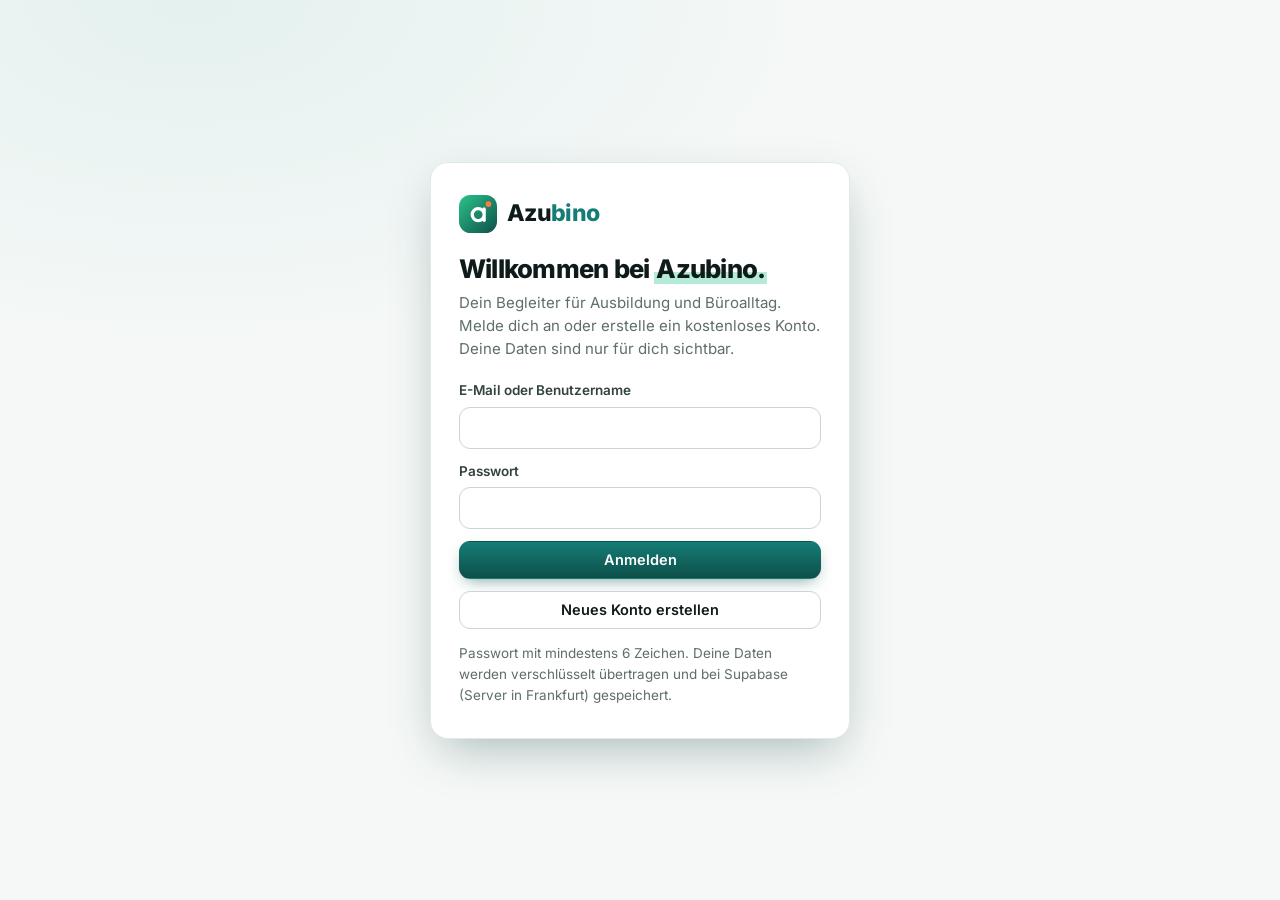
<file: index.html>
<!DOCTYPE html>
<html lang="de">
<head>
<meta charset="UTF-8">
<meta name="viewport" content="width=device-width, initial-scale=1">
<title>Azubino</title>
<meta http-equiv="refresh" content="0; url=arbeitsbuddy.html">
<script>location.replace("arbeitsbuddy.html" + location.hash);</script>
</head>
<body><p style="font-family:sans-serif;padding:24px"><a href="arbeitsbuddy.html">Azubino öffnen</a></p></body>
</html>
</file>
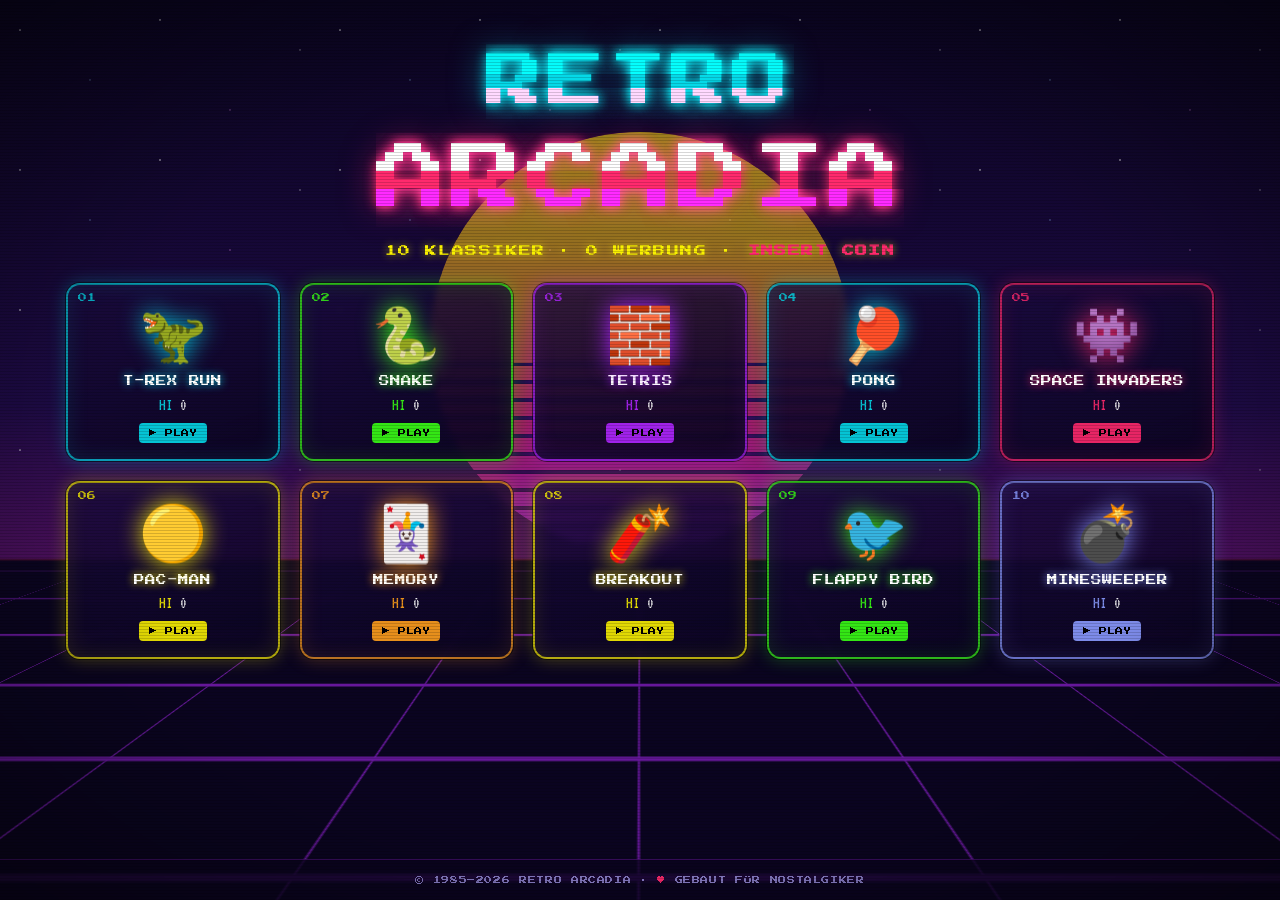
<file: arcade/index.html>
<!doctype html>
<html lang="de">
<head>
<meta charset="utf-8">
<meta name="viewport" content="width=device-width,initial-scale=1,viewport-fit=cover">
<meta name="theme-color" content="#0a0420">
<title>RETRO ARCADIA · 10 Klassiker</title>
<meta name="description" content="10 klassische Arcade-Spiele im Browser: Dino, Snake, Tetris, Pong, Space Invaders, Pac-Man, Memory, Breakout, Flappy und Minesweeper.">
<link rel="icon" href="data:image/svg+xml,<svg xmlns='http://www.w3.org/2000/svg' viewBox='0 0 100 100'><text y='.9em' font-size='90'>👾</text></svg>">
<link rel="preconnect" href="https://fonts.googleapis.com">
<link rel="preconnect" href="https://fonts.gstatic.com" crossorigin>
<link href="https://fonts.googleapis.com/css2?family=Press+Start+2P&family=VT323&display=swap" rel="stylesheet">
<link rel="stylesheet" href="css/style.css">
</head>
<body>
<div class="bg" aria-hidden="true"><div class="stars"></div><div class="sun"></div><div class="floor"></div></div>
<div class="crt" aria-hidden="true"></div>

<header id="top">
  <h1 class="logo" id="logo"><span data-t="RETRO">RETRO</span><span data-t="ARCADIA">ARCADIA</span></h1>
  <p class="tag">10 KLASSIKER &middot; 0 WERBUNG &middot; <b class="blink">INSERT COIN</b></p>
</header>

<main id="menu">
  <div class="cards" id="cards"></div>
</main>

<section id="view" hidden>
  <div class="bar">
    <button id="back" class="btn">◀ MENÜ</button>
    <div class="gtitle" id="gtitle"></div>
    <button id="pause" class="btn sq" title="Pause (P)">❚❚</button>
    <button id="mute" class="btn sq" title="Ton">🔊</button>
  </div>
  <div class="hud">
    <div>SCORE<b id="score">0</b></div>
    <div id="livesBox">LEBEN<b id="lives">-</b></div>
    <div>HIGH<b id="hi">0</b></div>
  </div>
  <div class="cabinet"><div class="screen"><canvas id="cv" width="640" height="480"></canvas></div></div>
  <p class="ctl" id="ctl"></p>
  <div class="touch" id="touch">
    <div class="dpad">
      <button data-k="ArrowUp" class="u">▲</button>
      <button data-k="ArrowLeft" class="l">◀</button>
      <button data-k="ArrowRight" class="r">▶</button>
      <button data-k="ArrowDown" class="d">▼</button>
    </div>
    <button data-k="Space" class="act">A</button>
  </div>
</section>

<aside id="secret" hidden aria-label="Geheimes Menü">
  <div class="s-head"><span>▓▒░ SECRET MENU ░▒▓</span><button id="s-close" class="btn sq">✕</button></div>
  <div id="s-login" class="s-body">
    <p class="s-hint">ZUGANGSCODE EINGEBEN</p>
    <input id="s-pass" type="password" autocomplete="off" spellcheck="false" placeholder="••••••">
    <button id="s-go" class="btn wide">ENTER</button>
    <p class="s-err" id="s-err"></p>
  </div>
  <div id="s-main" class="s-body" hidden>
    <div class="chips" id="s-chips"></div>
    <p class="s-hint" id="s-sub"></p>
    <div class="cheats" id="s-list"></div>
    <div class="s-actions">
      <button id="s-all" class="btn">ALLE AN</button>
      <button id="s-none" class="btn">ALLE AUS</button>
      <button id="s-restart" class="btn">NEUSTART</button>
    </div>
    <p class="s-note">Tasten <kbd>1</kbd>–<kbd>0</kbd> schalten Cheats · <kbd>`</kbd> öffnet/schließt · Mit Cheats wird kein Highscore gespeichert.</p>
  </div>
</aside>

<footer>© 1985–2026 RETRO ARCADIA &middot; <span id="heart">♥</span> GEBAUT FÜR NOSTALGIKER</footer>
<div id="toast" role="status"></div>

<script src="js/engine.js"></script>
<script src="js/dino.js"></script>
<script src="js/snake.js"></script>
<script src="js/tetris.js"></script>
<script src="js/pong.js"></script>
<script src="js/invaders.js"></script>
<script src="js/pacman.js"></script>
<script src="js/memory.js"></script>
<script src="js/breakout.js"></script>
<script src="js/flappy.js"></script>
<script src="js/mines.js"></script>
<script src="js/boot.js"></script>
</body>
</html>
</file>
<file: arcade/css/style.css>
:root{
  --pink:#ff2a6d;--cyan:#05d9e8;--yellow:#f9f002;--purple:#b026ff;--green:#39ff14;
  --bg:#0a0420;--bg2:#160838;--ink:#e8e6ff;
  --px:'Press Start 2P',ui-monospace,monospace;--vt:'VT323',ui-monospace,monospace;
}
*{box-sizing:border-box;-webkit-tap-highlight-color:transparent}
html{background:var(--bg)}
body{margin:0;min-height:100vh;min-height:100dvh;display:flex;flex-direction:column;color:var(--ink);
  font-family:var(--vt);font-size:22px;overflow-x:hidden}
[hidden]{display:none!important}
button{font:inherit;color:inherit;cursor:pointer}

/* ---------- Hintergrund: Synthwave-Sonne + Gitter ---------- */
.bg{position:fixed;inset:0;z-index:-2;overflow:hidden;
  background:linear-gradient(#0a0420 0%,#1d0a45 45%,#4a0f5c 62%,#ff2a6d33 62.2%,#0a0420 62.4%)}
.stars{position:absolute;inset:0 0 40% 0;
  background-image:radial-gradient(1.5px 1.5px at 20px 30px,#fff,transparent),
  radial-gradient(1px 1px at 90px 80px,#9cf,transparent),radial-gradient(1.5px 1.5px at 160px 20px,#fff,transparent),
  radial-gradient(1px 1px at 230px 110px,#f9f,transparent),radial-gradient(1px 1px at 300px 50px,#fff,transparent);
  background-size:320px 140px;opacity:.7;animation:twinkle 4s ease-in-out infinite alternate}
@keyframes twinkle{to{opacity:.3}}
.sun{position:absolute;left:50%;top:38%;width:min(52vw,420px);aspect-ratio:1;translate:-50% -50%;border-radius:50%;
  background:linear-gradient(#f9f002 10%,#ff9f1c 40%,#ff2a6d 70%,#b026ff);
  -webkit-mask:repeating-linear-gradient(#000 0 14px,transparent 14px 18px);mask:linear-gradient(#000 55%,transparent 55%),repeating-linear-gradient(#000 0 14px,transparent 14px 18px);
  mask-composite:add;filter:drop-shadow(0 0 40px #ff2a6d88);opacity:.55}
.floor{position:absolute;left:-50%;right:-50%;bottom:0;height:38%;transform:perspective(300px) rotateX(58deg);transform-origin:top;
  background:
   repeating-linear-gradient(90deg,transparent 0 calc(5% - 1px),#b026ff calc(5% - 1px) 5%),
   repeating-linear-gradient(0deg,transparent 0 38px,#b026ff 38px 40px);
  animation:floor 1.2s linear infinite;opacity:.55;
  -webkit-mask:linear-gradient(transparent,#000 30%);mask:linear-gradient(transparent,#000 30%)}
@keyframes floor{to{background-position:0 40px,0 40px}}
.crt{position:fixed;inset:0;pointer-events:none;z-index:900;
  background:repeating-linear-gradient(0deg,rgba(0,0,0,.16) 0 1px,transparent 1px 3px);mix-blend-mode:multiply}
.crt::after{content:"";position:absolute;inset:0;background:radial-gradient(ellipse at center,transparent 60%,rgba(0,0,0,.45))}

/* ---------- Header ---------- */
header{text-align:center;padding:clamp(20px,5vw,44px) 16px 8px}
.logo{margin:0;font-family:var(--px);font-weight:400;line-height:1.3;cursor:pointer;user-select:none;
  font-size:clamp(1.5rem,6.5vw,3.6rem);letter-spacing:.06em;display:flex;flex-direction:column;align-items:center;gap:.25em}
.logo span{position:relative;display:block}
.logo span:first-child{color:var(--cyan);text-shadow:0 0 12px var(--cyan),0 0 34px #05d9e888}
.logo span:last-child{color:var(--pink);text-shadow:0 0 12px var(--pink),0 0 34px #ff2a6d88;font-size:1.25em}
.logo span::before,.logo span::after{content:attr(data-t);position:absolute;inset:0;overflow:hidden}
.logo span::before{color:#0ff;clip-path:inset(0 0 60% 0);animation:glitch 3.1s infinite steps(1);mix-blend-mode:screen}
.logo span::after{color:#f0f;clip-path:inset(60% 0 0 0);animation:glitch 2.3s infinite steps(1) reverse;mix-blend-mode:screen}
@keyframes glitch{0%,92%,100%{transform:none}93%{transform:translate(-4px,1px)}95%{transform:translate(4px,-1px)}97%{transform:translate(-2px,0)}}
.tag{font-family:var(--px);font-size:clamp(.5rem,1.9vw,.75rem);color:var(--yellow);margin:18px 0 0;letter-spacing:.12em;text-shadow:0 0 8px #f9f00099}
.blink{animation:blink 1s steps(1) infinite;color:var(--pink)}
@keyframes blink{50%{opacity:0}}

/* ---------- Karten ---------- */
main{flex:1;width:100%;max-width:1180px;margin:0 auto;padding:18px 16px 30px}
.cards{display:grid;grid-template-columns:repeat(auto-fill,minmax(190px,1fr));gap:20px;perspective:900px}
.card{--c:#fff;--rx:0deg;--ry:0deg;position:relative;display:flex;flex-direction:column;align-items:center;gap:8px;
  padding:26px 12px 16px;border-radius:14px;text-align:center;border:2px solid color-mix(in srgb,var(--c) 70%,transparent);
  background:linear-gradient(160deg,#1a0b3ecc,#0a0420ee);backdrop-filter:blur(3px);
  box-shadow:0 0 0 1px #0008,0 0 18px color-mix(in srgb,var(--c) 30%,transparent),inset 0 0 22px color-mix(in srgb,var(--c) 12%,transparent);
  transform:rotateX(var(--rx)) rotateY(var(--ry));transition:transform .15s,box-shadow .2s,border-color .2s;
  animation:rise .5s both;animation-delay:calc(var(--i)*55ms);overflow:hidden}
@keyframes rise{from{opacity:0;transform:translateY(24px) scale(.92)}}
.card::before{content:"";position:absolute;inset:0;background:linear-gradient(115deg,transparent 40%,color-mix(in srgb,var(--c) 30%,transparent) 50%,transparent 60%);
  transform:translateX(-120%);transition:transform .6s}
.card:hover::before,.card:focus-visible::before{transform:translateX(120%)}
.card:hover,.card:focus-visible{outline:none;border-color:var(--c);
  box-shadow:0 0 0 1px #0008,0 0 30px var(--c),inset 0 0 26px color-mix(in srgb,var(--c) 25%,transparent)}
.card:active{transform:scale(.96)}
.num{position:absolute;top:8px;left:10px;font-family:var(--px);font-size:.55rem;color:var(--c);opacity:.8}
.ico{font-size:3.4rem;line-height:1;filter:drop-shadow(0 0 12px var(--c));transition:transform .25s}
.card:hover .ico{transform:scale(1.18) rotate(-6deg)}
.nm{font-family:var(--px);font-size:.66rem;line-height:1.5;color:#fff;text-shadow:0 0 8px var(--c)}
.hs{font-size:1.05rem;color:var(--c);opacity:.9}
.hs b{font-weight:400;color:#fff}
.go{font-family:var(--px);font-size:.5rem;color:#000;background:var(--c);padding:6px 10px;border-radius:4px;opacity:.9;margin-top:2px}

/* ---------- Spielansicht ---------- */
#view{flex:1;width:100%;max-width:860px;margin:0 auto;padding:12px 12px 22px;display:flex;flex-direction:column;align-items:center;gap:10px}
.bar{display:flex;align-items:center;gap:8px;width:100%}
.gtitle{flex:1;text-align:center;font-family:var(--px);font-size:clamp(.6rem,2.4vw,1rem);color:var(--gc,var(--cyan));text-shadow:0 0 10px var(--gc,var(--cyan))}
.btn{font-family:var(--px);font-size:.6rem;padding:10px 14px;background:#1a0b3e;border:2px solid var(--purple);border-radius:8px;color:var(--cyan);
  box-shadow:0 0 10px #b026ff55;transition:.15s}
.btn:hover{background:var(--purple);color:#fff;box-shadow:0 0 16px var(--purple)}
.btn:active{transform:translateY(2px)}
.btn.sq{padding:10px;min-width:42px}
.btn.wide{width:100%}
.hud{display:flex;justify-content:space-between;gap:8px;width:100%;font-family:var(--px);font-size:.5rem;color:#9a8fd8}
.hud div{flex:1;background:#0a0420cc;border:1px solid #b026ff66;border-radius:6px;padding:8px 10px;display:flex;flex-direction:column;gap:6px;text-align:center}
.hud b{font-weight:400;font-size:.85rem;color:var(--yellow);text-shadow:0 0 8px #f9f00099}
#hi{color:var(--cyan);text-shadow:0 0 8px #05d9e899}
.cabinet{width:100%;padding:10px;border-radius:18px;background:linear-gradient(145deg,#2a1466,#0c0426);
  border:2px solid var(--gc,var(--purple));box-shadow:0 0 34px color-mix(in srgb,var(--gc,#b026ff) 45%,transparent),inset 0 0 16px #000}
.screen{position:relative;border-radius:10px;overflow:hidden;background:#000;box-shadow:inset 0 0 30px #000,0 0 0 3px #000}
.screen::after{content:"";position:absolute;inset:0;pointer-events:none;
  background:radial-gradient(ellipse at center,transparent 62%,rgba(0,0,0,.5)),repeating-linear-gradient(0deg,rgba(255,255,255,.035) 0 1px,transparent 1px 3px)}
canvas{display:block;width:100%;height:auto;aspect-ratio:4/3;touch-action:none;image-rendering:auto;cursor:crosshair;outline:none}
.ctl{margin:0;text-align:center;color:var(--yellow);font-size:1.1rem;letter-spacing:.04em;opacity:.9}
.touch{display:none;width:100%;justify-content:space-between;align-items:center;padding:6px 8px}
@media (pointer:coarse){.touch{display:flex}}
.dpad{display:grid;grid-template:repeat(3,54px)/repeat(3,54px);gap:4px}
.dpad .u{grid-area:1/2}.dpad .l{grid-area:2/1}.dpad .r{grid-area:2/3}.dpad .d{grid-area:3/2}
.touch button{border:2px solid var(--cyan);background:#0a042099;border-radius:12px;color:var(--cyan);font-size:1.1rem;touch-action:none;user-select:none}
.touch button.on{background:var(--cyan);color:#000}
.touch .act{width:84px;height:84px;border-radius:50%;border-color:var(--pink);color:var(--pink);font-family:var(--px);font-size:1.2rem}

footer{text-align:center;padding:16px;font-family:var(--px);font-size:.5rem;color:#8a7fc8;letter-spacing:.08em;border-top:1px solid #b026ff44;background:#0a0420cc}
#heart{color:var(--pink);cursor:default}

/* ---------- Geheimes Menü ---------- */
#secret{position:fixed;top:0;right:0;bottom:0;width:min(440px,100%);z-index:1000;display:flex;flex-direction:column;
  background:linear-gradient(180deg,#0b0222f2,#050110f7);backdrop-filter:blur(8px);border-left:2px solid var(--green);
  box-shadow:-10px 0 50px #39ff1433;font-family:var(--vt);animation:slide .25s ease-out}
@keyframes slide{from{transform:translateX(100%)}}
.s-head{display:flex;justify-content:space-between;align-items:center;padding:14px;border-bottom:1px solid #39ff1455;
  font-family:var(--px);font-size:.62rem;color:var(--green);text-shadow:0 0 10px var(--green)}
.s-body{padding:14px;overflow:auto;flex:1;display:flex;flex-direction:column;gap:12px}
.s-hint{margin:0;font-family:var(--px);font-size:.55rem;color:var(--yellow);line-height:1.6}
.s-err{margin:0;color:var(--pink);min-height:1.2em;font-size:1.2rem}
#s-pass{font-family:var(--px);font-size:.9rem;padding:14px;background:#000;color:var(--green);border:2px solid var(--green);border-radius:8px;letter-spacing:.3em;outline:none;text-align:center}
#s-pass.bad{animation:shake .3s}
@keyframes shake{25%{translate:-8px}75%{translate:8px}}
.chips{display:flex;flex-wrap:wrap;gap:6px}
.chip{padding:6px 9px;font-size:1.25rem;line-height:1;background:#0d0428;border:1px solid #b026ff88;border-radius:6px}
.chip.on{background:var(--green);border-color:var(--green);box-shadow:0 0 12px var(--green)}
.cheats{display:grid;gap:8px}
.cheat{display:grid;grid-template-columns:26px 1fr auto;align-items:center;gap:10px;text-align:left;padding:9px 10px;
  background:#0d0428;border:1px solid #b026ff66;border-radius:8px;transition:.15s}
.cheat:hover{border-color:var(--green)}
.cheat .k{font-family:var(--px);font-size:.55rem;color:#7a6fb8}
.cheat .n{display:block;font-family:var(--px);font-size:.55rem;color:#fff;margin-bottom:4px;line-height:1.4}
.cheat .d{display:block;font-size:1.05rem;color:#9a8fd8;line-height:1.1}
.cheat .sw{font-family:var(--px);font-size:.5rem;padding:6px 8px;border-radius:4px;border:1px solid #b026ff;color:#b026ff}
.cheat.once .sw{border-color:var(--yellow);color:var(--yellow)}
.cheat.on{border-color:var(--green);background:#0b2a12;box-shadow:inset 0 0 14px #39ff1422}
.cheat.on .sw{background:var(--green);color:#000;border-color:var(--green)}
.s-actions{display:flex;gap:8px;flex-wrap:wrap}
.s-actions .btn{flex:1;font-size:.5rem;padding:10px 6px}
.s-note{margin:0;font-size:1.05rem;color:#7a6fb8}
kbd{font-family:var(--px);font-size:.5rem;background:#1a0b3e;border:1px solid #b026ff;border-radius:4px;padding:2px 5px;color:var(--cyan)}

#toast{position:fixed;left:50%;bottom:24px;translate:-50% 20px;z-index:1200;opacity:0;pointer-events:none;transition:.25s;
  font-family:var(--px);font-size:.55rem;padding:12px 16px;border-radius:8px;background:#000c;border:1px solid var(--green);color:var(--green);
  box-shadow:0 0 18px #39ff1455;max-width:92vw;text-align:center;line-height:1.5}
#toast.show{opacity:1;translate:-50% 0}

@media (max-width:520px){
  body{font-size:20px}
  .cards{grid-template-columns:repeat(2,1fr);gap:12px}
  .card{padding:22px 8px 12px}.ico{font-size:2.6rem}.nm{font-size:.55rem}
  .hud b{font-size:.7rem}
}
@media (prefers-reduced-motion:reduce){*{animation:none!important;transition:none!important}}
body.playing header{display:none}
body.playing #view{padding-top:16px}
</file>
